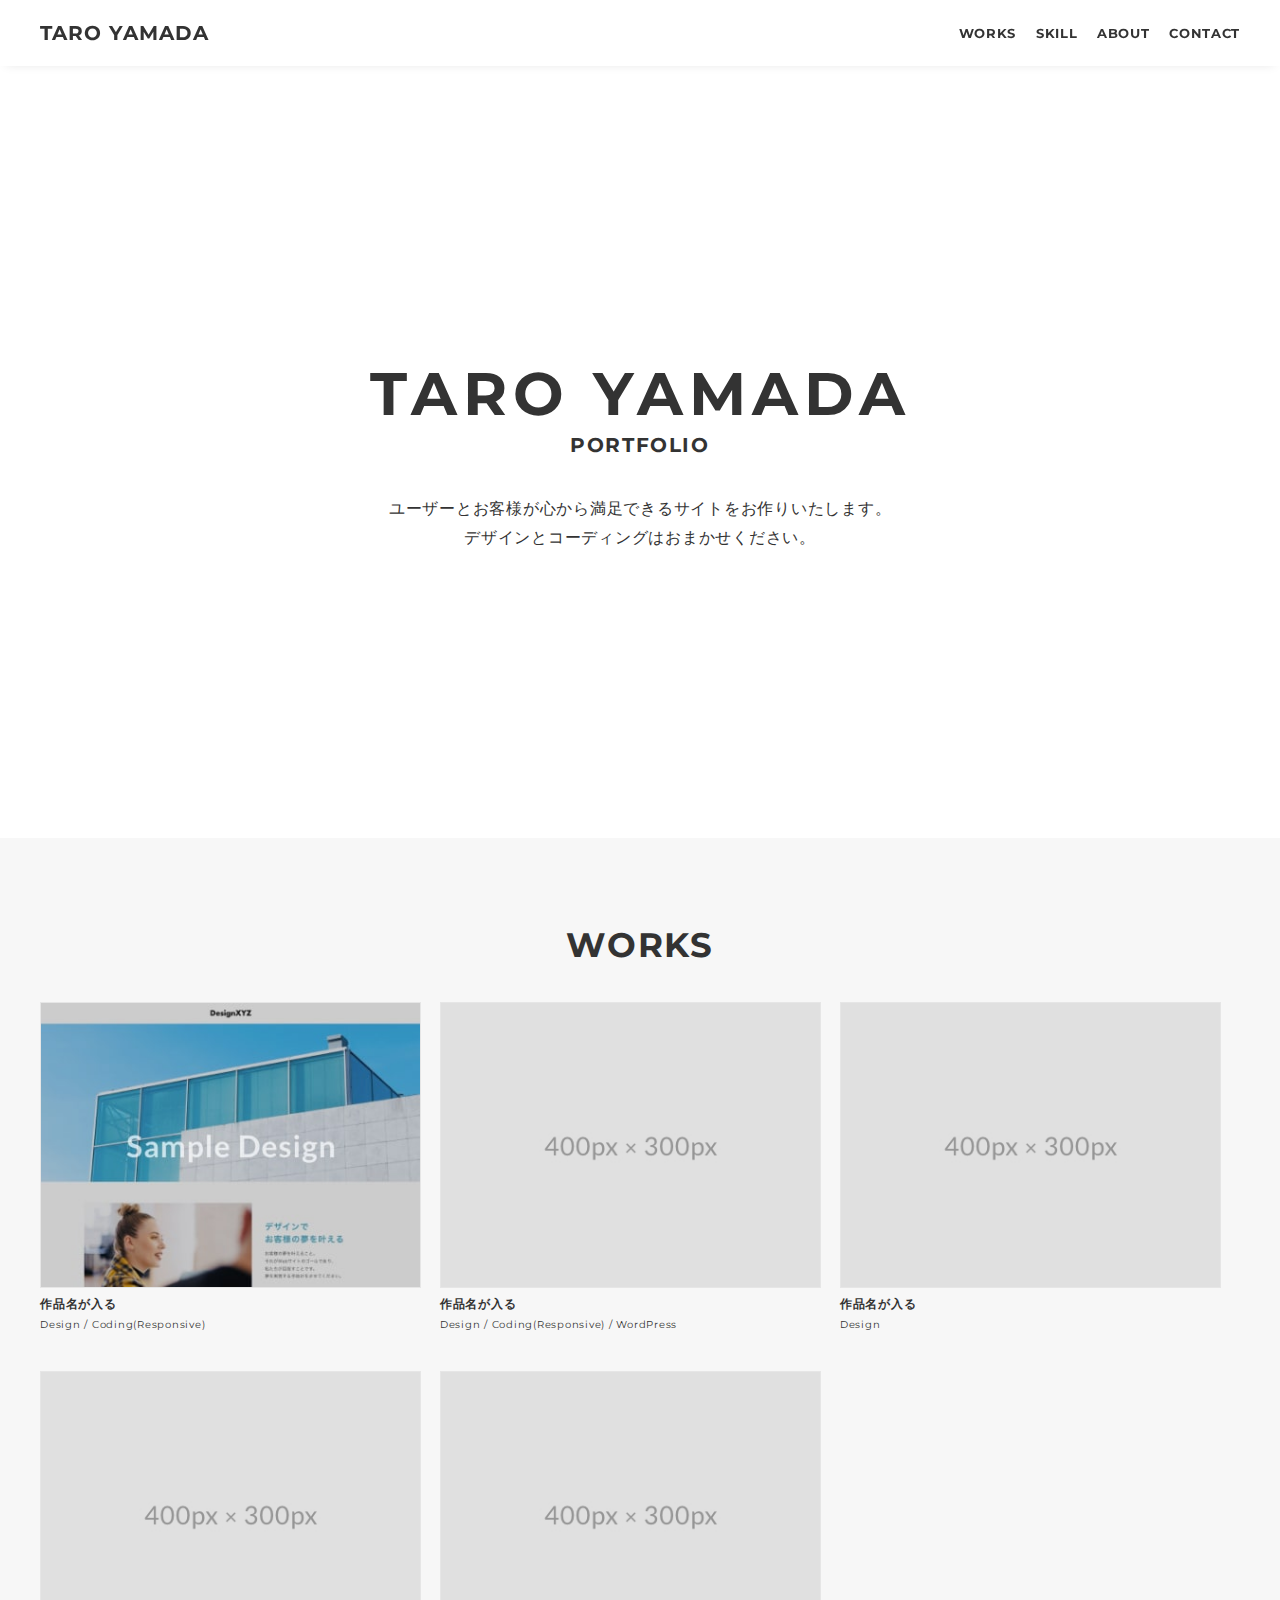
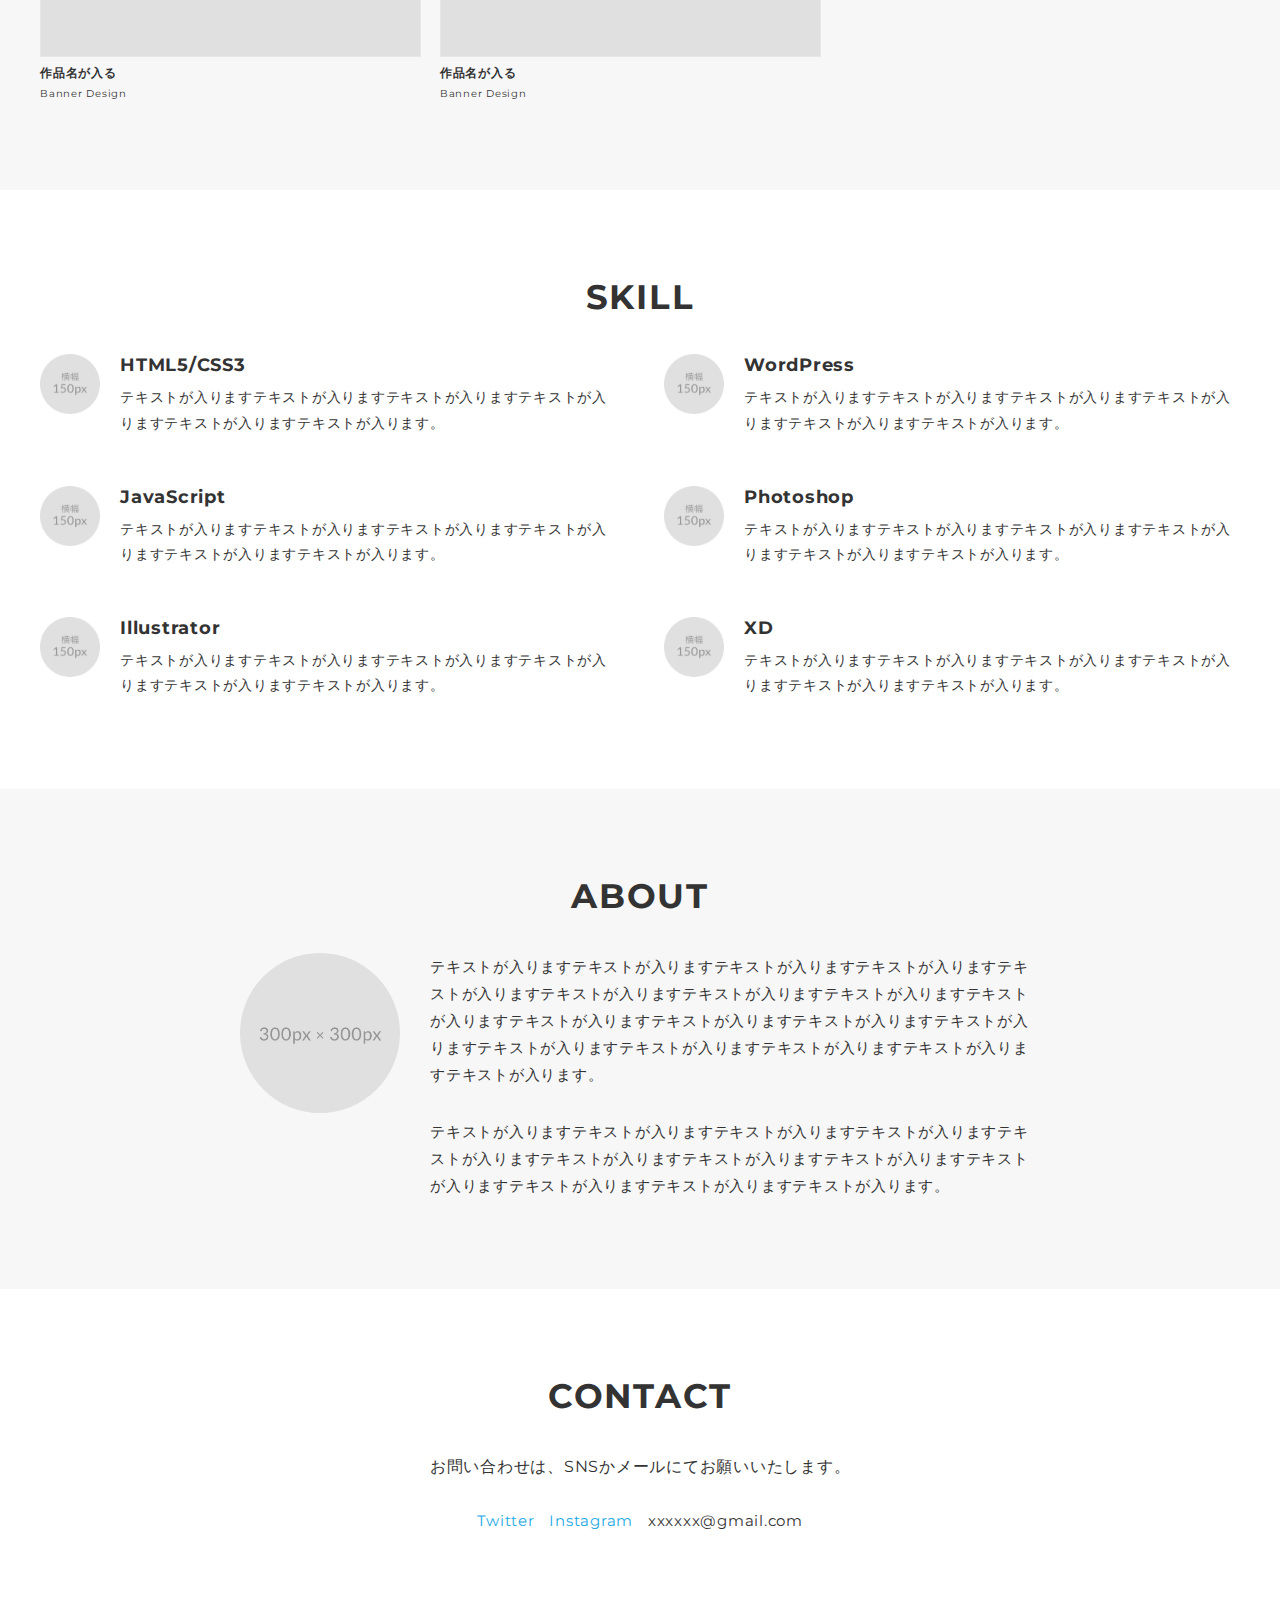
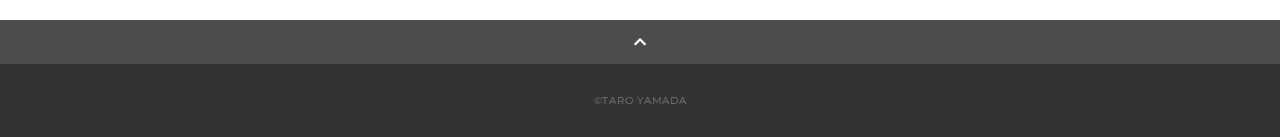
<file: アーカイブ/portfolio-template-basic/index.html>
<!DOCTYPE html>
<html>
<head>
  <meta charset="utf-8">
  <meta name="viewport" content="width=device-width,initial-scale=1">
  <meta property='og:type' content='website'>
  <meta property='og:title' content='WebデザイナーTARO YAMADA ポートフォリオ'>
  <meta property='og:url' content='URLが入る'>
  <meta property='og:description' content='TARO YAMADAのポートフォリオサイトです。'>
  <meta property="og:image" content="img/ogp.png">
  <meta name="description" content="TARO YAMADAのポートフォリオサイトです" />
  <title>TARO YAMADA ポートフォリオ</title>
  <link rel="preconnect" href="https://fonts.gstatic.com">
  <link href="https://fonts.googleapis.com/css2?family=Montserrat:wght@400;700&display=swap" rel="stylesheet">
  <link href="https://fonts.googleapis.com/css?family=Material+Icons+Outlined" rel="stylesheet">
  <link href="css/ress.css" media="all" rel="stylesheet" type="text/css" />
  <link href="css/style.css" media="all" rel="stylesheet" type="text/css" />
  <link rel="shortcut icon" href="img/favicon.ico" />
  <link rel=”canonical” href=”URLが入る” />
</head>

<body>
  <div class="wrapper">

    <!-- header -->
    <header class="header ">
      <div class="container">
        <h1 class="header-logo">
          <a href=".">TARO YAMADA</a>
        </h1>
        <nav class="gnav">
          <ul class="gnav-list">
            <li class="gnav-item"><a href="#works">WORKS</a></li>
            <li class="gnav-item"><a href="#skill">SKILL</a></li>
            <li class="gnav-item"><a href="#about">ABOUT</a></li>
            <li class="gnav-item"><a href="#contact">CONTACT</a></li>
          </ul>
        </nav>
      </div>
    </header>
    <!-- /header -->

    <main class="content">

      <!-- mv -->
      <div class="mv">
        <div class="mv-container">
          <p class="mv-title">TARO YAMADA</p>
          <p class="mv-subtitle">PORTFOLIO</p>
          <p class="mv-text">
            ユーザーとお客様が心から満足できる<br class="sp-only">サイトをお作りいたします。<br>
            デザインとコーディングは<br class="sp-only">おまかせください。<br>
          </p>
        </div>
      </div>
      <!-- /mv -->

      <!-- works -->
      <section class="works section" id="works">
        <div class="container">
          <h2 class="title">WORKS</h2>
          <div class="works-list">
            <a class="works-item" href="works-template.html">
              <div class="works-img"><img src="img/works-sample-thumb.jpg" alt="" /></div>
              <p class="works-name">作品名が入る</p>
              <p class="works-info">Design / Coding(Responsive)</p>
            </a>
            <a class="works-item" href="works-template.html">
              <div class="works-img"><img src="img/works-dummy-thumb.jpg" alt="" /></div>
              <p class="works-name">作品名が入る</p>
              <p class="works-info">Design / Coding(Responsive) / WordPress</p>
            </a>
            <a class="works-item" href="works-template.html">
              <div class="works-img"><img src="img/works-dummy-thumb.jpg" alt="" /></div>
              <p class="works-name">作品名が入る</p>
              <p class="works-info">Design</p>
            </a>
            <a class="works-item" href="works-template.html">
              <div class="works-img"><img src="img/works-dummy-thumb.jpg" alt="" /></div>
              <p class="works-name">作品名が入る</p>
              <p class="works-info">Banner Design</p>
            </a>
            <a class="works-item" href="works-template.html">
              <div class="works-img"><img src="img/works-dummy-thumb.jpg" alt="" /></div>
              <p class="works-name">作品名が入る</p>
              <p class="works-info">Banner Design</p>
            </a>
          </div>
        </div>
      </section>
      <!-- /works -->

      <!-- skill -->
      <section class="skill section" id="skill">
        <div class="container">
          <h2 class="title">SKILL</h2>
          <div class="skill-list">
            <div class="skill-item">
              <p class="skill-img"><img src="img/icon_skill.png" alt=""></p>
              <div class="skill-body">
                <h3 class="skill-name">HTML5/CSS3</h3>
                <p class="skill-text">
                  テキストが入りますテキストが入りますテキストが入りますテキストが入りますテキストが入りますテキストが入ります。</p>
              </div>
            </div>
            <div class="skill-item">
              <p class="skill-img"><img src="img/icon_skill.png" alt=""></p>
              <div class="skill-body">
                <h3 class="skill-name">WordPress</h3>
                <p class="skill-text">
                  テキストが入りますテキストが入りますテキストが入りますテキストが入りますテキストが入りますテキストが入ります。</p>
              </div>
            </div>
            <div class="skill-item">
              <p class="skill-img"><img src="img/icon_skill.png" alt=""></p>
              <div class="skill-body">
                <h3 class="skill-name">JavaScript</h3>
                <p class="skill-text">
                  テキストが入りますテキストが入りますテキストが入りますテキストが入りますテキストが入りますテキストが入ります。</p>
              </div>
            </div>
            <div class="skill-item">
              <p class="skill-img"><img src="img/icon_skill.png" alt=""></p>
              <div class="skill-body">
                <h3 class="skill-name">Photoshop</h3>
                <p class="skill-text">
                  テキストが入りますテキストが入りますテキストが入りますテキストが入りますテキストが入りますテキストが入ります。</p>
              </div>
            </div>
            <div class="skill-item">
              <p class="skill-img"><img src="img/icon_skill.png" alt=""></p>
              <div class="skill-body">
                <h3 class="skill-name">Illustrator</h3>
                <p class="skill-text">
                  テキストが入りますテキストが入りますテキストが入りますテキストが入りますテキストが入りますテキストが入ります。</p>
              </div>
            </div>
            <div class="skill-item">
              <p class="skill-img"><img src="img/icon_skill.png" alt=""></p>
              <div class="skill-body">
                <h3 class="skill-name">XD</h3>
                <p class="skill-text">
                  テキストが入りますテキストが入りますテキストが入りますテキストが入りますテキストが入りますテキストが入ります。</p>
              </div>
            </div>
          </div>
        </div>
      </section>
      <!-- /skill -->

      <!-- about -->
      <section class="about section" id="about">
        <div class="container">
          <h2 class="title">ABOUT</h2>
          <div class="profile">
            <p class="profile-img">
              <img src="img/profile.jpg" alt="">
            </p>
            <div class="profile-body">
              <p>
                テキストが入りますテキストが入りますテキストが入りますテキストが入りますテキストが入りますテキストが入りますテキストが入りますテキストが入りますテキストが入りますテキストが入りますテキストが入りますテキストが入りますテキストが入りますテキストが入りますテキストが入りますテキストが入りますテキストが入りますテキストが入ります。
              </p>
              <p>
                テキストが入りますテキストが入りますテキストが入りますテキストが入りますテキストが入りますテキストが入りますテキストが入りますテキストが入りますテキストが入りますテキストが入りますテキストが入りますテキストが入ります。
              </p>
            </div>
          </div>
        </div>
      </section>
      <!-- /about -->

      <!-- contact -->
      <section class="contact section" id="contact">
        <div class="container">
          <h2 class="title">CONTACT</h2>
          <p class="lead">
            お問い合わせは、<br class="sp-only">SNSかメールにてお願いいたします。
          </p>
          <div class="contact-list">
            <a class="contact-item" href="https://twitter.com/" target="_blank" rel="noopener">Twitter</a>
            <a class="contact-item" href="https://www.instagram.com/" target="_blank" rel="noopener">Instagram</a>
            <span class="contact-item">xxxxxx@gmail.com</span>
          </div>
        </div>
      </section>
      <!-- /contact -->
      <div class="page-top" id="js-page-top">
        <span class="material-icons-outlined">expand_less</span>
      </div>
    </main>

    <!-- footer -->
    <footer class="footer">
      <div class="copyright">&copy;TARO YAMADA</div>
    </footer>
    <!-- /footer -->

  </div>
  <script src="https://ajax.googleapis.com/ajax/libs/jquery/3.6.0/jquery.min.js"></script>
  <script type='text/javascript' src="js/script.js"></script>
</body>
</html>
</file>
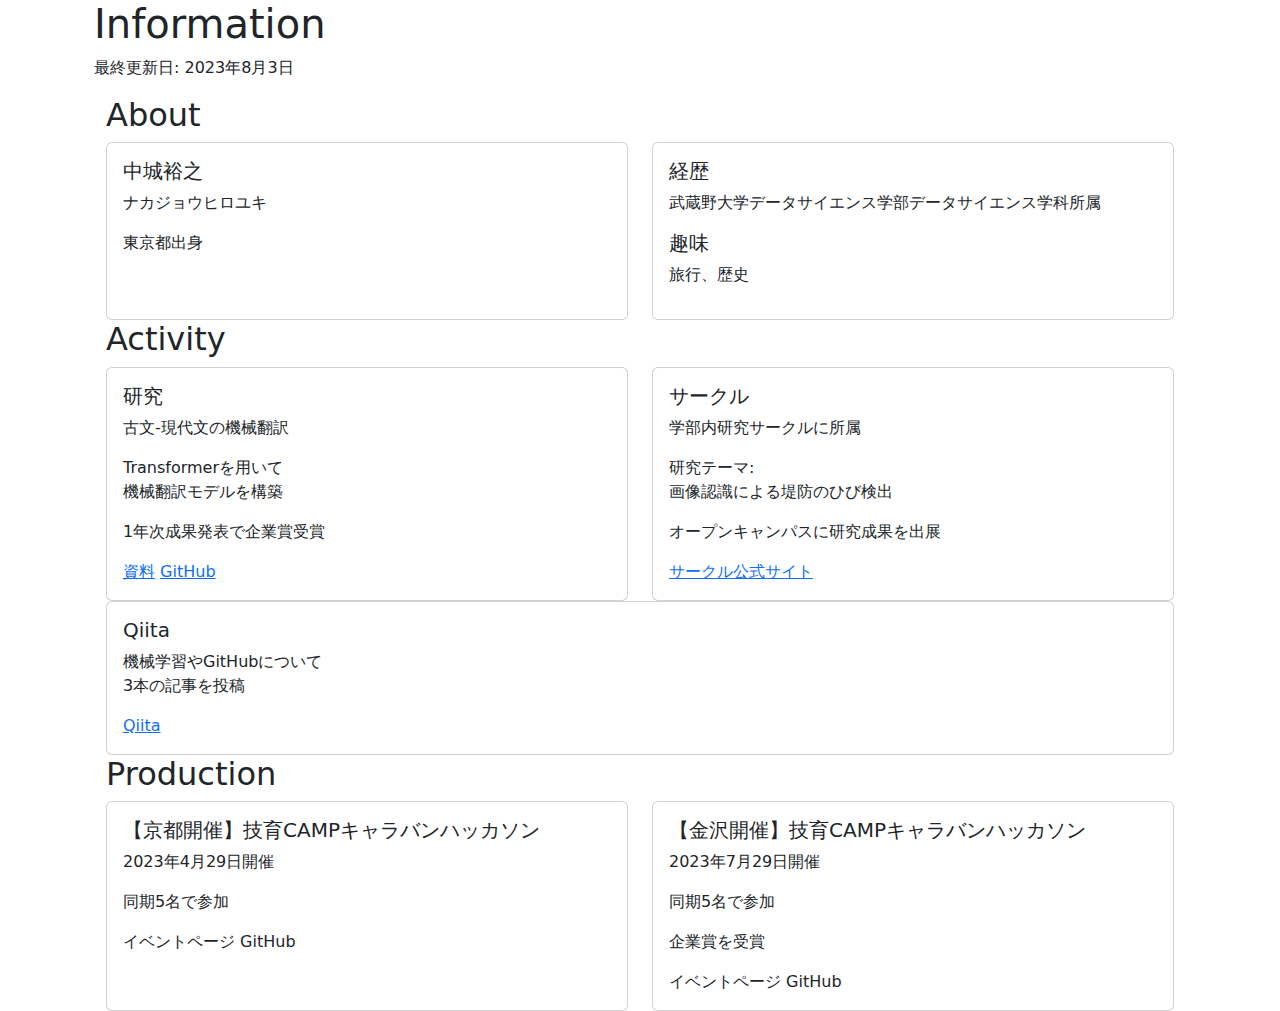
<file: アーカイブ/index_pre.html>
<!DOCTYPE html5>
<html lang="ja">
<head>
    <meta charset="utf-8">
    <meta name="viewport" content="width=device-width initial-scale=1.0">
    <title>Portfolio-Nakajo</title>
    <link rel="stylesheet" href="https://cdn.jsdelivr.net/npm/bootstrap@5.0.0-beta1/dist/css/bootstrap.min.css">
    <script src="https://cdn.jsdelivr.net/npm/bootstrap@5.0.0-beta1/dist/js/bootstrap.bundle.min.js"></script>
    <link rel="stylesheet" href="./style.css">
</head>
<body>
    <main class="container" style="min-height: 75vh;">
        <div class="container">
            <h1>Information</h1>
            <p class="update">最終更新日: 2023年8月3日</p>
            <div class="line"></div>
            <div class="container">
                <div class="center">
                    <h2>About</h2>
                    <div class="row">
                        <div class="col">
                            <div class="card h-100 p2">
                                <div class="card-body">
                                    <h5>中城裕之</h5>
                                    <p>ナカジョウヒロユキ</p>
                                    <p>東京都出身</p>
                                </div>
                            </div>
                        </div>
                        <div class="col">
                            <div class="card h-100 p2">
                                <div class="card-body">
                                    <h5>経歴</h5>
                                    <p>武蔵野大学データサイエンス学部データサイエンス学科所属</p>
                                    <h5>趣味</h5>
                                    <p>旅行、歴史</p>
                                </div>
                            </div>
                        </div>
                    </div>
                    <h2>Activity</h2>
                    <div class="row">
                        <div class="col">
                            <div class="card h-100 p2">
                                <div class="card-body">
                                    <h5>研究</h5>
                                    <p>古文-現代文の機械翻訳</p>
                                    <p>Transformerを用いて<br>機械翻訳モデルを構築</p>
                                    <p>1年次成果発表で企業賞受賞</p>
                                    <a href="./pdf/研究成果報告_中城.pdf">資料</a>
                                    <a href="">GitHub</a>
                                </div>
                            </div>
                        </div>
                        <div class="col">
                            <div class="card h-100 p2">
                                <div class="card-body">
                                    <h5>サークル</h5>
                                    <p>学部内研究サークルに所属</p>
                                    <p>研究テーマ:<br>画像認識による堤防のひび検出</p>
                                    <p>オープンキャンパスに研究成果を出展</p>
                                    <a href="">サークル公式サイト</a>
                                </div>
                            </div>
                        </div>
                    </div>
                    <div class="row">
                        <div class="col">
                            <div class="card h-100 p2">
                                <div class="card-body">
                                    <h5>Qiita</h5>
                                    <p>機械学習やGitHubについて<br>3本の記事を投稿</p>
                                    <a href="https://qiita.com/jo_nakajo">Qiita</a>
                                </div>
                            </div>
                        </div>
                    </div>
                    <h2>Production</h2>
                    <div class="row">
                        <div class="col">
                            <div class="card h-100 p2">
                                <div class="card-body">
                                    <h5>【京都開催】技育CAMPキャラバンハッカソン</h5>
                                    <p>2023年4月29日開催</p>
                                    <p>同期5名で参加</p>
                                    <a>イベントページ</a>
                                    <a>GitHub</a>
                                </div>
                            </div>
                        </div>
                        <div class="col">
                            <div class="card h-100 p2">
                                <div class="card-body">
                                    <h5>【金沢開催】技育CAMPキャラバンハッカソン</h5>
                                    <p>2023年7月29日開催</p>
                                    <p>同期5名で参加</p>
                                    <p>企業賞を受賞</p>
                                    <a>イベントページ</a>
                                    <a>GitHub</a>
                                </div>
                            </div>
                        </div>
                    </div>
                </div>
            </div>
        </div>
    </main>
</body>
</file>
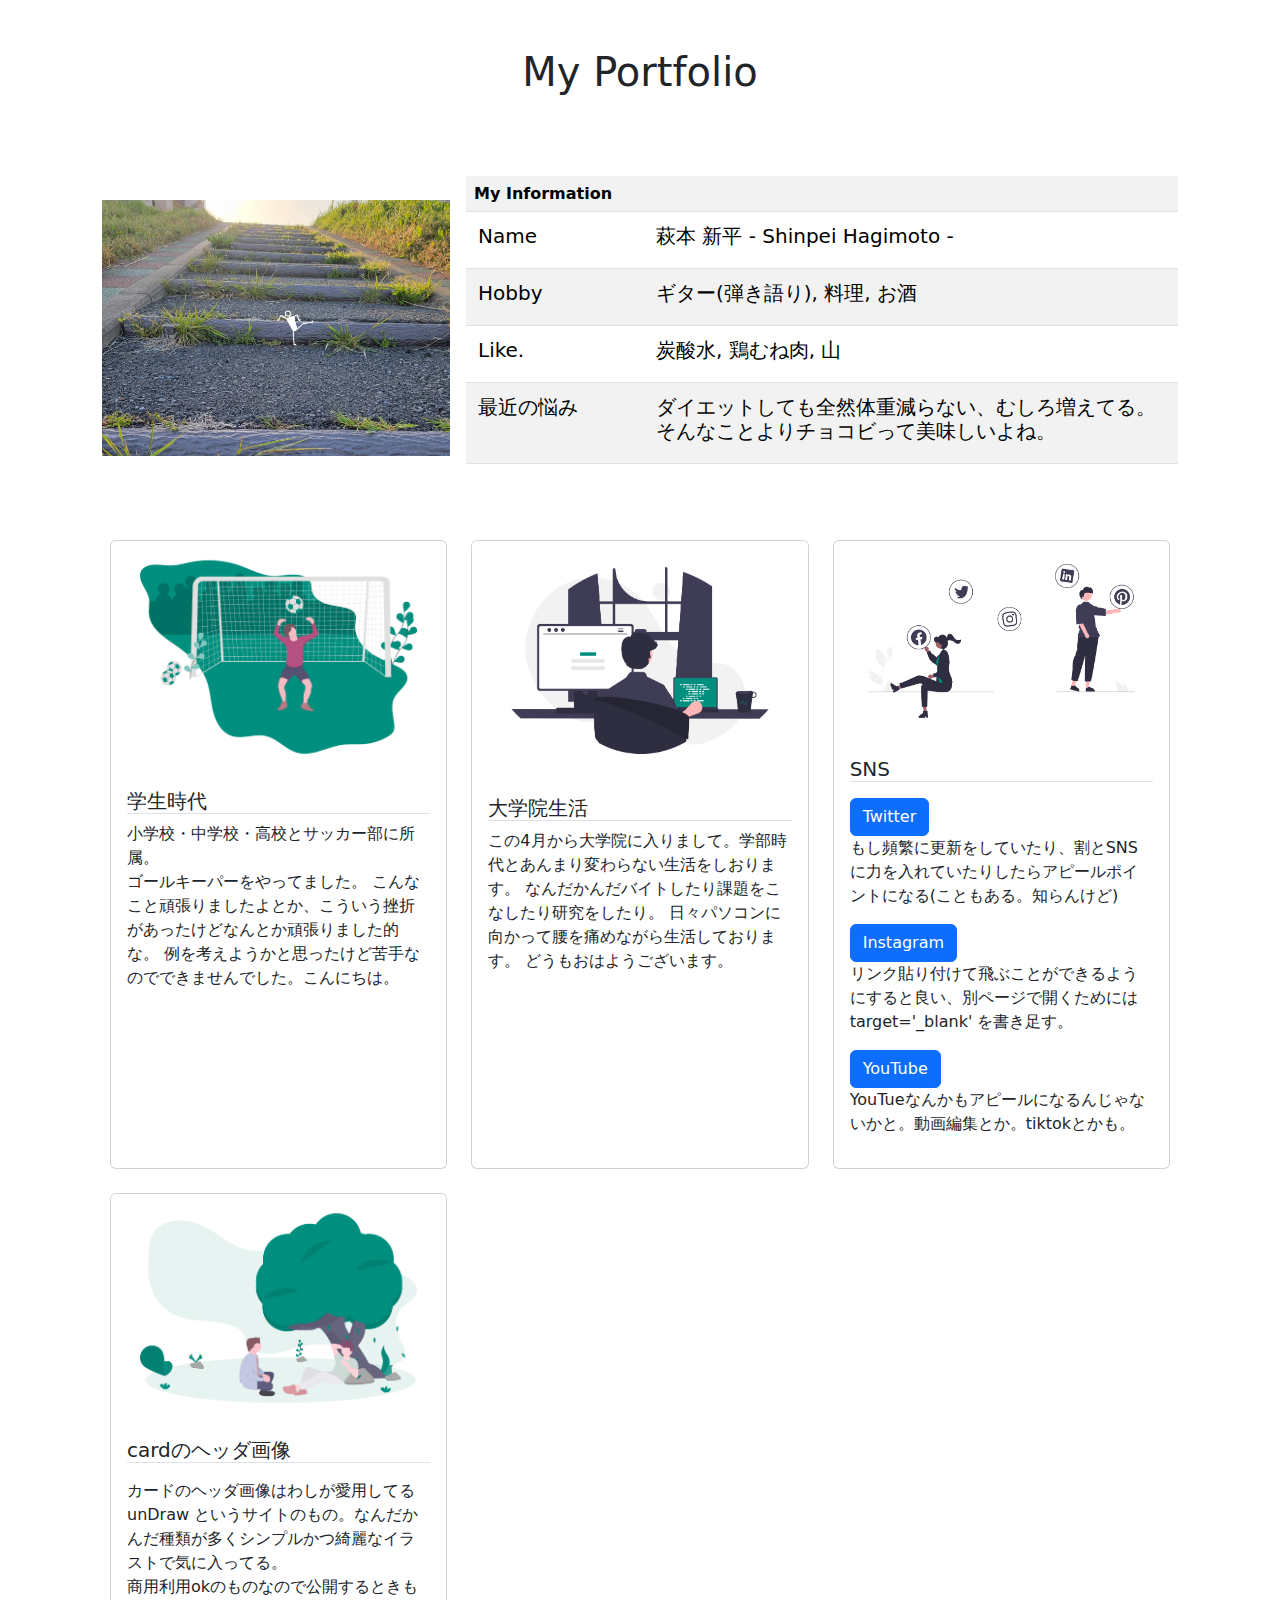
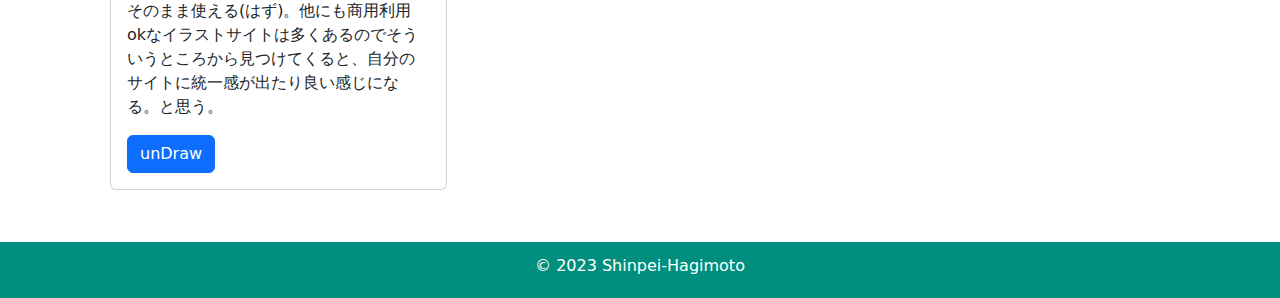
<file: アーカイブ/portfolio.html>
<!DOCTYPE html5>
<html lang="ja">

<head>
    <meta charset="utf-8">
    <meta name="viewport" content="width=device-width initial-scale=1.0">
    <title>Otsuma-Portfolio-Sample</title>
    <link rel="stylesheet" href="https://cdn.jsdelivr.net/npm/bootstrap@5.0.0-beta1/dist/css/bootstrap.min.css">
    <script src="https://cdn.jsdelivr.net/npm/bootstrap@5.0.0-beta1/dist/js/bootstrap.bundle.min.js"></script>
    <link rel="stylesheet" href="./style.css">
</head>

<body>
    <div class="pt-5 pb-3" id="main_title">
        <h1 class="text-center" id="main_title_h1">My Portfolio</h1>
    </div>
    <main class="container" style="min-height: 75vh;">
        <div class="container my-5">
            <div class="container">
                <div class="row align-items-center">
                    <div class="col-md-4 p-2 text-center">
                        <img src="./prof.png" width="100%" id="prof_img">
                    </div>
                    <div class="col-md-8 p-2">
                        <!-- テーブルを使ってシンプルに見やすくしてみる -->
                        <table class="table table-striped table-hover">
                            <tbody>
                                <tr>
                                    <th class="col-3">My Information</th>
                                    <th class="col-9"></th>
                                </tr>
                                <tr>
                                    <td>
                                        <h5 class="p-1">Name</h5>
                                    </td>
                                    <td>
                                        <h5 class="p-1">萩本 新平 - Shinpei Hagimoto -</h5>
                                    </td>
                                </tr>
                                <tr>
                                    <td>
                                        <h5 class="p-1">Hobby</h5>
                                    </td>
                                    <td>
                                        <h5 class="p-1">ギター(弾き語り), 料理, お酒</h5>
                                    </td>
                                </tr>
                                <tr>
                                    <td>
                                        <h5 class="p-1">Like.</h5>
                                    </td>
                                    <td>
                                        <h5 class="p-1">炭酸水, 鶏むね肉, 山</h5>
                                    </td>
                                </tr>
                                <tr>
                                    <td>
                                        <h5 class="p-1">最近の悩み</h5>
                                    </td>
                                    <td>
                                        <h5 class="p-1">
                                            ダイエットしても全然体重減らない、むしろ増えてる。<br> <!-- 改行するときは <br> -->
                                            そんなことよりチョコビって美味しいよね。<br>
                                        </h5>
                                    </td>
                                </tr>
                            </tbody>
                        </table>
                    </div>
                </div>
            </div>
            <div class="container my-5">
                <div class="row row-cols-1 row-cols-lg-3 row-cols-sm-2 g-4 p-sm-1 p-4">
                    <div class="col">
                        <div class="card h-100 p2">
                            <img src="./unDraw_soccer.png" class="card-img-top" alt="thumbnail">
                            <div class="card-body">
                                <h5 class="border-bottom">学生時代</h5>
                                <p>
                                    小学校・中学校・高校とサッカー部に所属。<br>
                                    ゴールキーパーをやってました。
                                    こんなこと頑張りましたよとか、こういう挫折があったけどなんとか頑張りました的な。
                                    例を考えようかと思ったけど苦手なのでできませんでした。こんにちは。
                                </p>
                            </div>
                        </div>
                    </div>
                    <div class="col">
                        <div class="card h-100 p2">
                            <img src="./undraw_pc.png" class="card-img-top" alt="thumbnail">
                            <div class="card-body">
                                <h5 class="border-bottom">大学院生活</h5>
                                <p>
                                    この4月から大学院に入りまして。学部時代とあんまり変わらない生活をしおります。
                                    なんだかんだバイトしたり課題をこなしたり研究をしたり。
                                    日々パソコンに向かって腰を痛めながら生活しております。
                                    どうもおはようございます。
                                </p>
                            </div>
                        </div>
                    </div>
                    <div class="col">
                        <div class="card h-100 p2">
                            <img src="./undraw_Social_media.png" class="card-img-top" alt="thumbnail">
                            <div class="card-body">
                                <h5 class="border-bottom mb-3">SNS</h5>
                                <a class="btn btn-primary" id="sns_links" href="#">Twitter</a>
                                <p>もし頻繁に更新をしていたり、割とSNSに力を入れていたりしたらアピールポイントになる(こともある。知らんけど)</p>
                                <a class="btn btn-primary" id="sns_links" href="#">Instagram</a>
                                <p>リンク貼り付けて飛ぶことができるようにすると良い、別ページで開くためには target='_blank' を書き足す。</p>
                                <a class="btn btn-primary" id="sns_links" href="">YouTube</a>
                                <p>YouTueなんかもアピールになるんじゃないかと。動画編集とか。tiktokとかも。</p>
                            </div>
                        </div>
                    </div>
                    <div class="col">
                        <div class="card h-100 p2">
                            <img src="./undraw_friendship.png" class="card-img-top" alt="thumbnail">
                            <div class="card-body">
                                <h5 class="border-bottom mb-3">cardのヘッダ画像</h5>
                                <p>
                                    カードのヘッダ画像はわしが愛用してる unDraw というサイトのもの。なんだかんだ種類が多くシンプルかつ綺麗なイラストで気に入ってる。<br>
                                    商用利用okのものなので公開するときもそのまま使える(はず)。他にも商用利用okなイラストサイトは多くあるのでそういうところから見つけてくると、自分のサイトに統一感が出たり良い感じになる。と思う。
                                </p>
                                <a class="btn btn-primary" href="https://undraw.co/illustrations"
                                    target="_blank">unDraw</a>
                            </div>
                        </div>
                    </div>
                </div>
            </div>
        </div>
    </main>

    <footer class="footer mt-auto text-center p-1" style="background-color: #008F7E;">
        <div class="container my-2">
            <p class="text-center" style="color: #ffffff;">
                ©︎ 2023 Shinpei-Hagimoto<br>
            </p>
        </div>
    </footer>
</body>

</html>
</file>
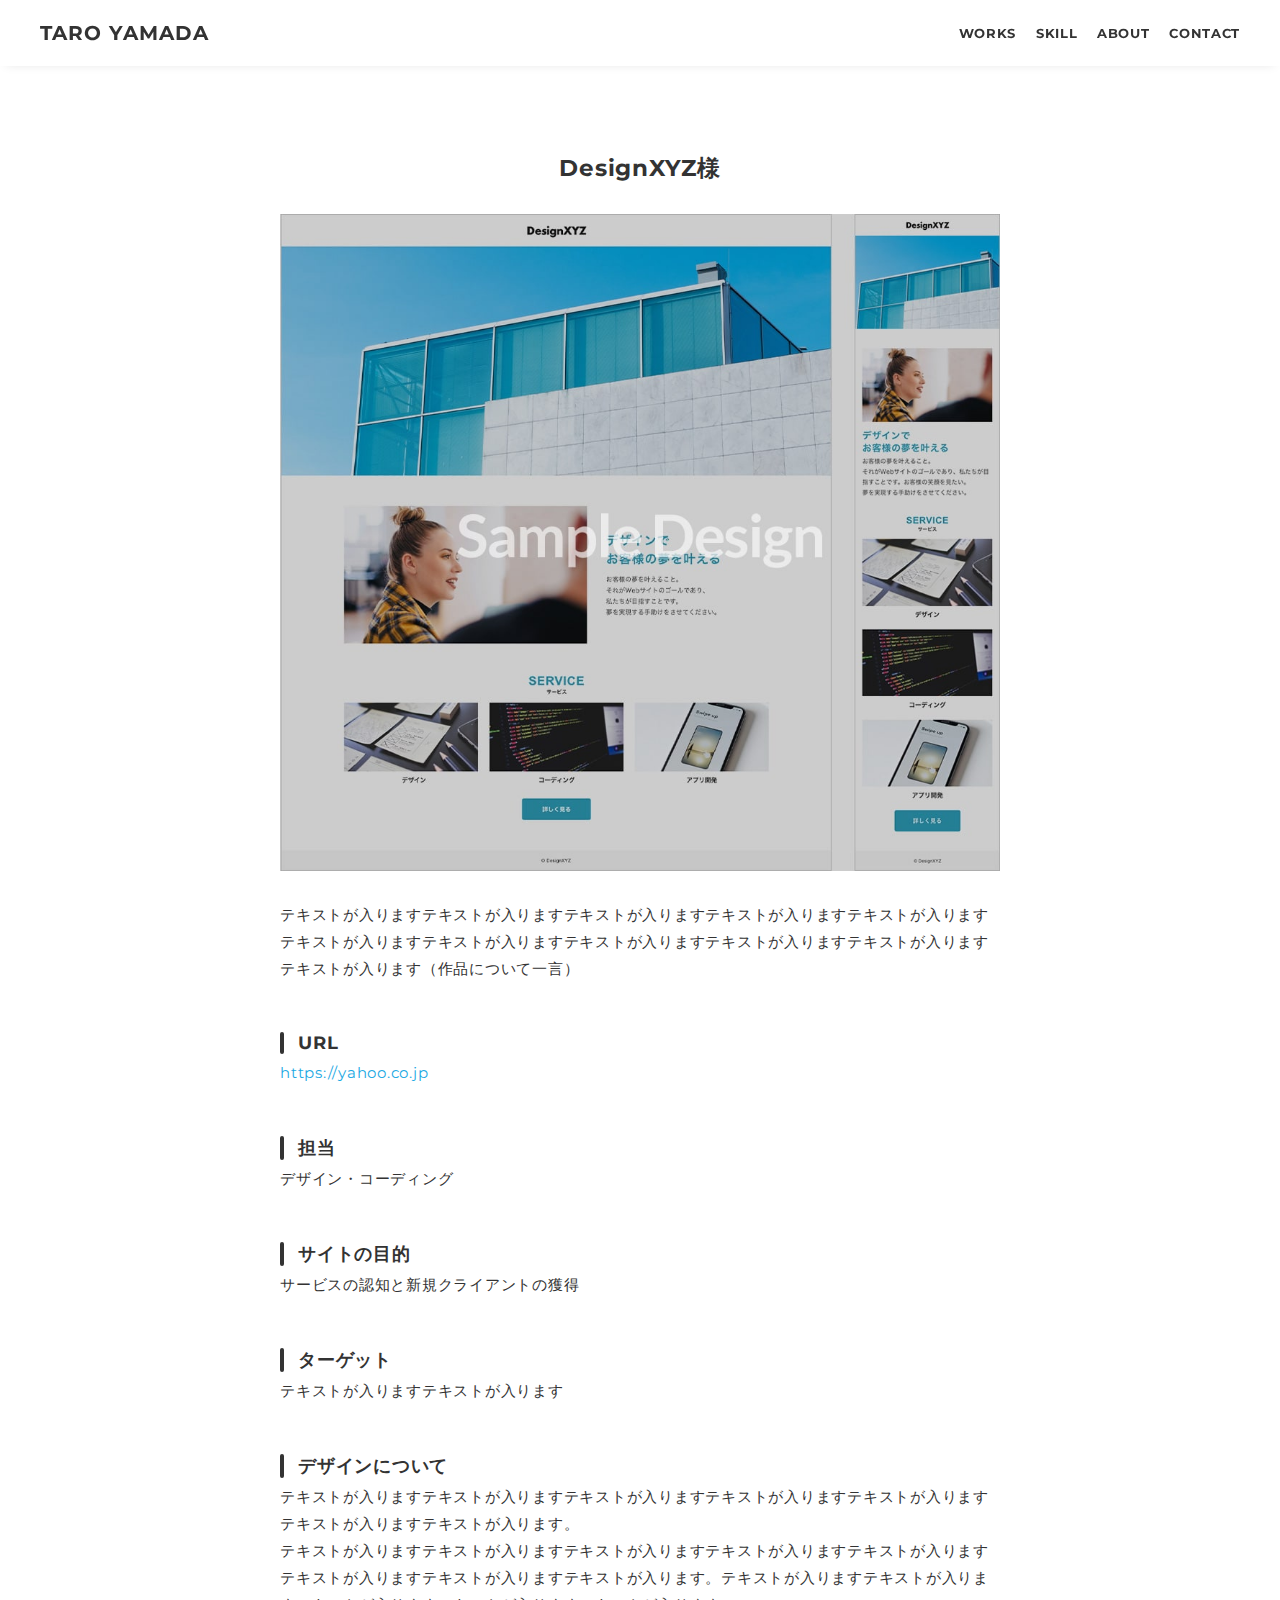
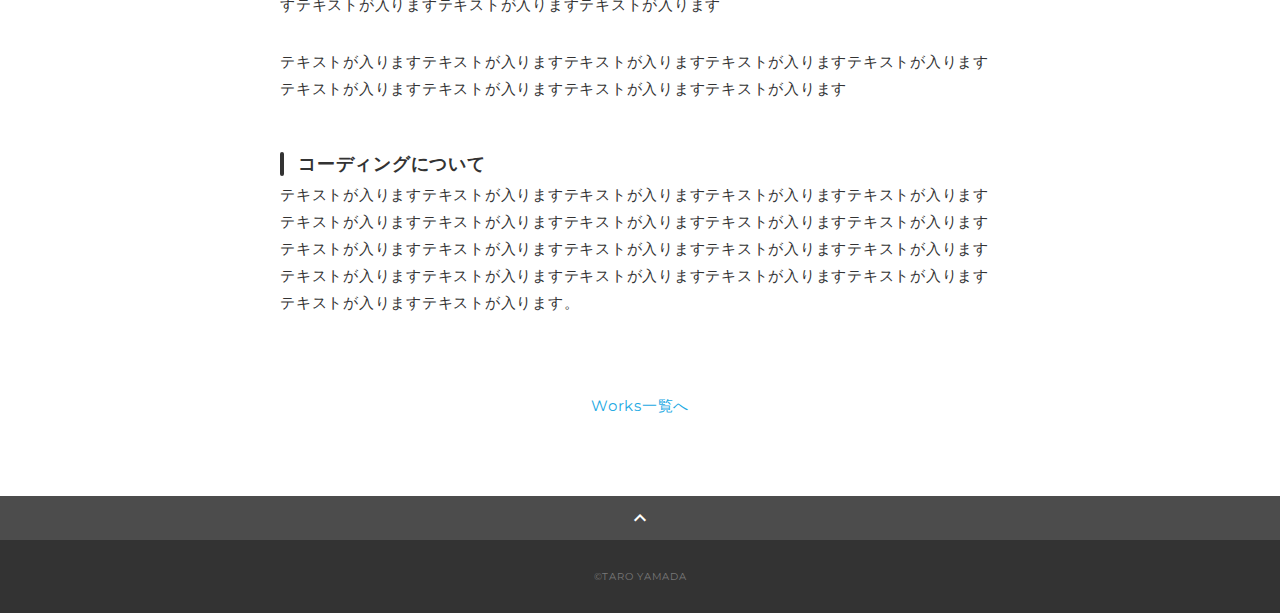
<file: アーカイブ/portfolio-template-basic/works-template.html>
<!DOCTYPE html>
<html>
<head>
  <meta charset="utf-8">
  <meta name="viewport" content="width=device-width,initial-scale=1.0,user-scalable=no">
  <meta property='og:type' content='website'>
  <meta property='og:title' content='WebデザイナーTARO YAMADA ポートフォリオ'>
  <meta property='og:url' content='URLが入る'>
  <meta property='og:description' content='TARO YAMADAのポートフォリオサイトです。'>
  <meta property="og:image" content="img/ogp.png">
  <meta name="description" content="TARO YAMADAのポートフォリオサイトです" />
  <title>TARO YAMADA ポートフォリオ</title>
  <link rel="preconnect" href="https://fonts.gstatic.com">
  <link href="https://fonts.googleapis.com/css2?family=Montserrat:wght@400;700&display=swap" rel="stylesheet">
  <link href="https://fonts.googleapis.com/css?family=Material+Icons+Outlined" rel="stylesheet">
  <link href="css/ress.css" media="all" rel="stylesheet" type="text/css" />
  <link href="css/style.css" media="all" rel="stylesheet" type="text/css" />
  <link rel="shortcut icon" href="img/favicon.ico" />
  <link rel=”canonical” href=”URLが入る” />
</head>

<body>
  <div class="wrapper">

    <!-- header -->
    <header class="header ">
      <div class="container">
        <h1 class="header-logo">
          <a href=".">TARO YAMADA</a>
        </h1>
        <nav class="gnav">
          <ul class="gnav-list">
            <li class="gnav-item"><a href=".#works">WORKS</a></li>
            <li class="gnav-item"><a href="./#skill">SKILL</a></li>
            <li class="gnav-item"><a href="./#about">ABOUT</a></li>
            <li class="gnav-item"><a href="./#contact">CONTACT</a></li>
          </ul>
        </nav>
      </div>
    </header>
    <!-- /header -->

    <main class="content">

      <article class="article">
        <div class="article-container">
          <h2 class="article-title">DesignXYZ様</h2>
          <div class="article-body">
            <p>
              <img src="img/works-sample.jpg" alt="">
            </p>
            <p>
              テキストが入りますテキストが入りますテキストが入りますテキストが入りますテキストが入りますテキストが入りますテキストが入りますテキストが入りますテキストが入りますテキストが入りますテキストが入ります（作品について一言）
            </p>
            <h3>URL</h3>
            <p><a href="https://yahoo.co.jp" target="_blank" rel="noopener">https://yahoo.co.jp</a></p>
            <h3>担当</h3>
            <p>デザイン・コーディング</p>
            <h3>サイトの目的</h3>
            <p>サービスの認知と新規クライアントの獲得</p>
            <h3>ターゲット</h3>
            <p>テキストが入りますテキストが入ります</p>
            <h3>デザインについて</h3>
            <p>
              テキストが入りますテキストが入りますテキストが入りますテキストが入りますテキストが入りますテキストが入りますテキストが入ります。<br>テキストが入りますテキストが入りますテキストが入りますテキストが入りますテキストが入りますテキストが入りますテキストが入りますテキストが入ります。テキストが入りますテキストが入りますテキストが入りますテキストが入りますテキストが入ります
            </p>
            <p>
              テキストが入りますテキストが入りますテキストが入りますテキストが入りますテキストが入りますテキストが入りますテキストが入りますテキストが入りますテキストが入ります
            </p>
            <h3>コーディングについて</h3>
            <p>
              テキストが入りますテキストが入りますテキストが入りますテキストが入りますテキストが入りますテキストが入りますテキストが入りますテキストが入りますテキストが入りますテキストが入りますテキストが入りますテキストが入りますテキストが入りますテキストが入りますテキストが入りますテキストが入りますテキストが入りますテキストが入りますテキストが入りますテキストが入りますテキストが入りますテキストが入ります。
            </p>
          </div>
          <div class="home-link">
            <a href="./#works">Works一覧へ</a>
          </div>
        </div>
      </article>

      <div class="page-top" id="js-page-top">
        <span class="material-icons-outlined">expand_less</span>
      </div>
    </main>

    <!-- footer -->
    <footer class="footer">
      <div class="copyright">&copy;TARO YAMADA</div>
    </footer>
    <!-- /footer -->

  </div>
  <script src="https://ajax.googleapis.com/ajax/libs/jquery/3.5.1/jquery.min.js"></script>
  <script type='text/javascript' src="js/script.js"></script>
</body>
</html>
</file>
<file: アーカイブ/portfolio-template-basic/css/ress.css>
/*!
 * ress.css • v3.0.1
 * MIT License
 * github.com/filipelinhares/ress
 */

/* # =================================================================
   # Global selectors
   # ================================================================= */

html {
  box-sizing: border-box;
  word-break: normal;
  -moz-tab-size: 4;
  tab-size: 4;

  -webkit-text-size-adjust: 100%; /* Prevent adjustments of font size after orientation changes in iOS */
}

*,
::before,
::after {
  box-sizing: inherit;
  background-repeat: no-repeat; /* Set `background-repeat: no-repeat` to all elements and pseudo elements */
}

::before,
::after {
  vertical-align: inherit;
  text-decoration: inherit; /* Inherit text-decoration and vertical align to ::before and ::after pseudo elements */
}

* {
  margin: 0;
  padding: 0; /* Reset `padding` and `margin` of all elements */
}

/* # =================================================================
   # General elements
   # ================================================================= */

hr {
  overflow: visible; /* Show the overflow in Edge and IE */
  height: 0; /* Add the correct box sizing in Firefox */
}

details,
main {
  display: block; /* Render the `main` element consistently in IE. */
}

summary {
  display: list-item; /* Add the correct display in all browsers */
}

small {
  font-size: 80%; /* Set font-size to 80% in `small` elements */
}

[hidden] {
  display: none; /* Add the correct display in IE */
}

abbr[title] {
  /* Add the correct text decoration in Chrome, Edge, IE, Opera, and Safari */
  text-decoration: underline;
  text-decoration: underline dotted;
  border-bottom: none; /* Remove the bottom border in Chrome 57 */
}

a {
  background-color: transparent; /* Remove the gray background on active links in IE 10 */
}

a:active,
a:hover {
  outline-width: 0; /* Remove the outline when hovering in all browsers */
}

code,
kbd,
pre,
samp {
  font-family: monospace, monospace; /* Specify the font family of code elements */
}

pre {
  font-size: 1em; /* Correct the odd `em` font sizing in all browsers */
}

b,
strong {
  font-weight: bolder; /* Add the correct font weight in Chrome, Edge, and Safari */
}

/* https://gist.github.com/unruthless/413930 */
sub,
sup {
  position: relative;
  font-size: 75%;
  line-height: 0;
  vertical-align: baseline;
}

sub {
  bottom: -.25em;
}

sup {
  top: -.5em;
}

/* # =================================================================
   # Forms
   # ================================================================= */

input {
  border-radius: 0;
}

/* Replace pointer cursor in disabled elements */
[disabled] {
  cursor: default;
}

[type="number"]::-webkit-container-spin-button,
[type="number"]::-webkit-outer-spin-button {
  height: auto; /* Correct the cursor style of increment and decrement buttons in Chrome */
}

[type="search"] {
  outline-offset: -2px; /* Correct the outline style in Safari */

  -webkit-appearance: textfield; /* Correct the odd appearance in Chrome and Safari */
}

[type="search"]::-webkit-search-decoration {
  -webkit-appearance: none; /* Remove the container padding in Chrome and Safari on macOS */
}

textarea {
  overflow: auto; /* Internet Explorer 11+ */
  resize: vertical; /* Specify textarea resizability */
}

button,
input,
optgroup,
select,
textarea {
  font: inherit; /* Specify font inheritance of form elements */
}

optgroup {
  font-weight: bold; /* Restore the font weight unset by the previous rule */
}

button {
  overflow: visible; /* Address `overflow` set to `hidden` in IE 8/9/10/11 */
}

button,
select {
  text-transform: none; /* Firefox 40+, Internet Explorer 11- */
}

/* Apply cursor pointer to button elements */
button,
[type="button"],
[type="reset"],
[type="submit"],
[role="button"] {
  cursor: pointer;
  color: inherit;
}

/* Remove container padding and border in Firefox 4+ */
button::-moz-focus-container,
[type="button"]::-moz-focus-container,
[type="reset"]::-moz-focus-container,
[type="submit"]::-moz-focus-container {
  padding: 0;
  border-style: none;
}

/* Replace focus style removed in the border reset above */
button:-moz-focusring,
[type="button"]::-moz-focus-container,
[type="reset"]::-moz-focus-container,
[type="submit"]::-moz-focus-container {
  outline: 1px dotted ButtonText;
}

button,
html [type="button"],
/* Prevent a WebKit bug where (2) destroys native `audio` and `video`controls in Android 4 */
[type="reset"],
[type="submit"] {
  -webkit-appearance: button; /* Correct the inability to style clickable types in iOS */
}

/* Remove the default button styling in all browsers */
button,
input,
select,
textarea {
  border-style: none;
  background-color: transparent;
}

/* Style select like a standard input */
select {
  -webkit-appearance: none; /* Chrome 41+ */
  -moz-appearance: none; /* Firefox 36+ */
}

select::-ms-expand {
  display: none; /* Internet Explorer 11+ */
}

select::-ms-value {
  color: currentColor; /* Internet Explorer 11+ */
}

legend {
  display: table; /* Correct the text wrapping in Edge and IE */
  max-width: 100%; /* Correct the text wrapping in Edge and IE */
  max-width: 100%; /* Correct the text wrapping in Edge 18- and IE */
  white-space: normal; /* Correct the text wrapping in Edge and IE */
  color: inherit; /* Correct the color inheritance from `fieldset` elements in IE */
  border: 0; /* Correct `color` not being inherited in IE 8/9/10/11 */
}

::-webkit-file-upload-button {
  font: inherit; /* Change font properties to `inherit` in Chrome and Safari */
  color: inherit;
  /* Correct the inability to style clickable types in iOS and Safari */

  -webkit-appearance: button;
}

/* # =================================================================
   # Specify media element style
   # ================================================================= */

img {
  border-style: none; /* Remove border when inside `a` element in IE 8/9/10 */
}

/* Add the correct vertical alignment in Chrome, Firefox, and Opera */
progress {
  vertical-align: baseline;
}

/* # =================================================================
   # Accessibility
   # ================================================================= */

/* Hide content from screens but not screenreaders */
@media screen {
  [hidden~="screen"] {
    display: inherit;
  }
  [hidden~="screen"]:not(:active):not(:focus):not(:target) {
    position: absolute !important;
    clip: rect(0 0 0 0) !important;
  }
}

/* Specify the progress cursor of updating elements */
[aria-busy="true"] {
  cursor: progress;
}

/* Specify the pointer cursor of trigger elements */
[aria-controls] {
  cursor: pointer;
}

/* Specify the unstyled cursor of disabled, not-editable, or otherwise inoperable elements */
[aria-disabled] {
  cursor: default;
}
</file>
<file: アーカイブ/portfolio-template-basic/css/style.css>
body {
  font-family: "Montserrat","Helvetica Neue",Arial,"Hiragino Kaku Gothic ProN","Hiragino Sans",Meiryo,sans-serif;
  font-size: 15px;
  letter-spacing: .05em;
  color: #333;
}

a {
  transition: opacity .3s;
  text-decoration: none;
  color: #1ca9e3;
}

img {
  max-width: 100%;
  height: auto;
  vertical-align: bottom;
  border-style: none;
}



.pc-only {
  display: block;
}

.sp-only {
  display: none;
}

/*--------------------------------
 レイアウト
---------------------------------*/
.wrapper {
  padding-top: 73px;
}

.section {
  padding: 90px 0;
}

.section:nth-of-type(odd) {
  background-color: #f7f7f7;
}

.container {
  max-width: 1340px;
  margin: 0 auto;
  padding: 0 40px;
}

/*--------------------------------
 見出し
---------------------------------*/
.title {
  font-size: 34px;
  font-weight: bold;
  line-height: 1;
  margin-bottom: 40px;
  text-align: center;
  letter-spacing: .05em;
  color: #333;
}

.lead {
  font-size: 16px;
  line-height: 1.8;
  margin-bottom: 30px;
}

/*--------------------------------
ヘッダー
---------------------------------*/
.header {
  position: fixed;
  top: 0;
  z-index: 1;
  width: 100%;
  background-color: #fff;
  box-shadow: 0 5px 10px -6px rgba(0,0,0,.1);
}

.header .container {
  display: flex;
  align-items: center;
  justify-content: space-between;
  padding: 20px 40px;
}

.header-logo {
  font-size: 20px;
  font-weight: bold;
  line-height: 1.2;
  margin-right: 20px;
  letter-spacing: .05em;
}

.header-logo a {
  color: #333;
}

.gnav-list {
  display: flex;
  justify-content: space-between;
  list-style: none;
}

.gnav-item:not(:last-child) {
  margin-right: 20px;
}

.gnav-item a {
  position: relative;
  font-size: 13px;
  font-weight: bold;
  display: inline-block;
  padding: 5px 0;
  transition: .3s;
  letter-spacing: .05em;
  color: #333;
}
.gnav-item a:after {
  position: absolute;
  bottom: 0;
  left: 50%;
  width: 0;
  height: 3px;
  content: "";
  transition: .3s;
  -webkit-transform: translateX(-50%);
  transform: translateX(-50%);
  background-color: #333;
}

.gnav-item a:hover:after {
  width: 100%;
}

/*--------------------------------
 メインビジュアル
---------------------------------*/
.mv {
  display: flex;
  align-items: center;
  justify-content: center;
  height: 85vh;
  text-align: center;
}

.mv-container {
  padding: 0 40px;
}

.mv-title {
  font-size: 60px;
  font-weight: bold;
  line-height: 1.2;
  margin-bottom: 5px;
  letter-spacing: .1em;
}
.mv-subtitle {
  font-size: 20px;
  font-weight: bold;
  line-height: 1;
  margin-bottom: 40px;
  letter-spacing: .08em;
}

.mv-text {
  font-size: 16px;
  line-height: 1.8;
}

/*--------------------------------
 Works
---------------------------------*/
.works-list {
  display: flex;
  flex-wrap: wrap;
  margin-bottom: -40px;
}

.works-item {
  width: 31.74603%;
  margin-right: 1.58730%;
  margin-bottom: 40px;
  color: #333;
}

.works-item:hover {
  opacity: .9;
}

.works-item:nth-of-type(3n) {
  margin-right: 0;
}

.works-img img {
  border: 1px solid #e6e6e6;
}

.works-name {
  font-size: 12px;
  font-weight: bold;
  margin-top: 8px;
}

.works-info {
  font-size: 10px;
  margin-top: 5px;
}

/*--------------------------------
 Skill
---------------------------------*/
.skill-list {
  display: flex;
  flex-wrap: wrap;
  justify-content: space-between;
  margin-bottom: -50px;
}

.skill-item {
  display: flex;
  align-items: flex-start;
  justify-content: space-between;
  width: 48%;
  margin-bottom: 50px;
}

.skill-img {
  width: 60px;
  height: auto;
  margin-right: 20px;
}

.skill-body {
  flex: 1;
}

.skill-name {
  margin-bottom: 10px;
}

.skill-text {
  font-size: 14px;
  line-height: 1.8;
}

/*--------------------------------
 About
---------------------------------*/
.profile {
  display: flex;
  flex-wrap: wrap;
  max-width: 800px;
  margin: 0 auto;
}
.profile-img {
  width: 20%;
  margin-right: 30px;
  border-radius: 50%;
}
.profile-img img {
  border-radius: 50%;
}
.profile-body {
  flex: 1;
}

.profile-body p {
  font-size: 15px;
  line-height: 1.8;
}

.profile-body p:not(:last-child) {
  margin-bottom: 30px;
}

/*--------------------------------
 Contact
---------------------------------*/
.contact {
  text-align: center;
}

.contact-item:not(:last-child) {
  margin-right: 10px;
}

.contact-text {
  margin-top: 10px;
}
/*--------------------------------
 ページトップ
---------------------------------*/
.page-top {
  font-weight: bold;
  padding: 10px;
  cursor: pointer;
  text-align: center;
  background-color: #4c4c4c;
}

.page-top .material-icons-outlined {
  vertical-align: bottom;
  color: #fff;
}

/*--------------------------------
 フッター
---------------------------------*/
.footer {
  padding: 30px;
  background-color: #333;
}

.copyright {
  font-size: 10px;
  text-align: center;
  color: #797979;
}

/*--------------------------------
 下層：Worksページ
---------------------------------*/
.article {
  padding: 80px 0;
}

.article-container {
  max-width: 1040px;
  margin: 0 auto;
  padding: 0 20px;
}

.article-title {
  margin-bottom: 30px;
  text-align: center;
}

.article-body {
  max-width: 720px;
  margin: 0 auto;
  margin-bottom: 80px;
}

.article-body h3 {
  position: relative;
  font-size: 18px;
  margin-bottom: 5px;
  padding-left: 1em;
}

.article-body h3:not(:first-child) {
  margin-top: 50px;
}

.article-body h3::before {
  position: absolute;
  top: 0;
  left: 0;
  width: 4px;
  height: 100%;
  content: "";
  border-radius: 3px;
  background-color: #333;
}

.article-body p {
  font-size: 15px;
  line-height: 1.8;
  margin-bottom: 30px;
}

.home-link {
  text-align: center;
}

/*media Queries 767
----------------------------------------------------*/
@media screen and (max-width: 767px) {
  body {
    font-size: 14px;
  }

  .pc-only {
    display: none;
  }

  .sp-only {
    display: block;
  }

  /* 見出し */
  .title {
    font-size: 26px;
    margin-bottom: 20px;
  }

  .lead {
    font-size: 14px;
    line-height: 1.7;
    margin-bottom: 20px;
  }

  /* レイアウト */
  .wrapper {
    padding-top: 57px;
  }

  .section {
    padding: 60px 0;
  }

  .container {
    padding: 0 20px;
  }

  /* ヘッダー */
  .header .container {
    padding: 15px;
  }

  .header-logo {
    font-size: 15px;
    margin-right: 15px;
  }

  .gnav-item:not(:last-child) {
    margin-right: 10px;
  }

  .gnav-item a {
    font-size: 10px;
  }

  .gnav-item a:after {
    display: none;
  }

  /*  メインビジュアル */
  .mv {
    height: 75vh;
  }

  .mv-container {
    padding: 0 20px;
  }

  .mv-title {
    font-size: 30px;
  }
  .mv-subtitle {
    font-size: 16px;
    margin-bottom: 20px;
  }

  .mv-text {
    font-size: 14px;
    line-height: 1.7;
  }

  /* Works */
  .works-name {
    font-size: 12px;
  }

  .works-info {
    margin-top: 3px;
  }

  .works-list {
    justify-content: space-between;
  }

  .works-item {
    flex: 0 0 48%;
    margin-right: 0;
    margin-bottom: 30px;
  }

  /* Skill */
  .skill-list {
    display: block;
    margin-bottom: 0;
  }

  .skill-item {
    width: 100%;
    margin-bottom: 35px;
  }

  .skill-item:last-child {
    margin-bottom: 0;
  }

  .skill-name {
    margin-bottom: 5px;
  }

  .skill-text {
    font-size: 13px;
    line-height: 1.7;
  }

  /* About */
  .profile {
    display: block;
  }
  .profile-img {
    width: 150px;
    margin: 0 auto;
    margin-bottom: 25px;
  }

  .profile-body p {
    font-size: 14px;
    line-height: 1.7;
  }

  .profile-body p:not(:last-child) {
    margin-bottom: 20px;
  }

  /* フッター */
  .footer {
    padding: 20px;
  }

  /* 下層ページ */
  .article {
    padding: 50px 0;
  }

  .article-body h3 {
    font-size: 16px;
    padding-left: .8em;
  }

  .article-body h3:not(:first-child) {
    margin-top: 30px;
  }

  .article-body p {
    font-size: 14px;
    line-height: 1.7;
    margin-bottom: 20px;
  }
}
</file>
<file: アーカイブ/style.css>
.header{
    display: flex;
    width: 100%;
    height: 7%;
    position: fixed;
    background-color: #bdc2ee;
    align-items: center;
}

.title{
    margin-right: auto;
}

.category{
    margin-right: 2%;
}

.item{
    display: inline-block;
    list-style: none;
    padding: 5px;
}
</file>
